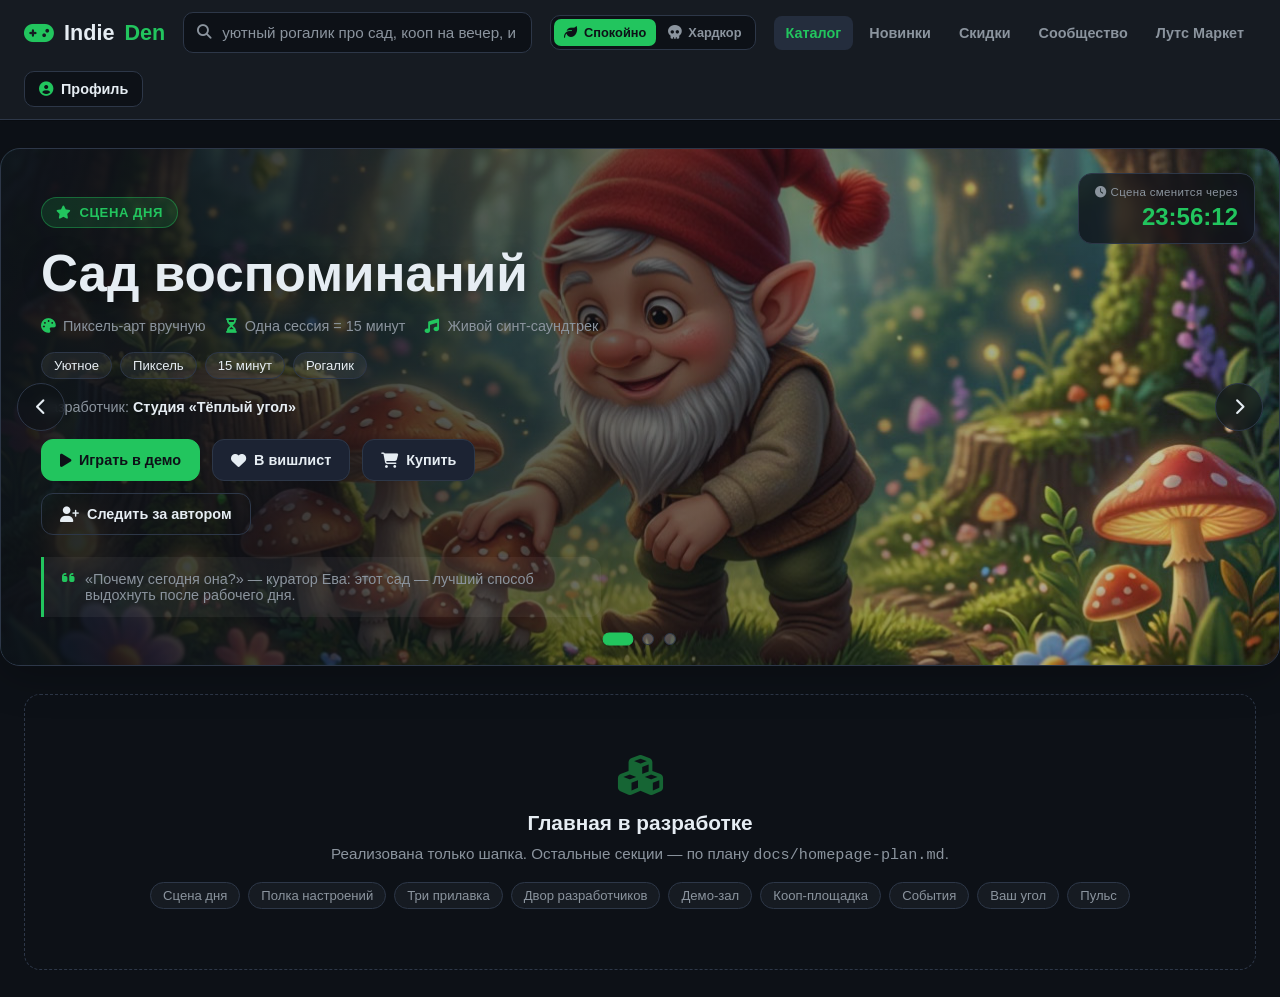
<file: index.html>
<!DOCTYPE html>
<html lang="ru">
<head>
  <meta charset="UTF-8">
  <meta name="viewport" content="width=device-width, initial-scale=1.0">
  <title>Indie Den — магазин инди-игр</title>
  <link rel="stylesheet" href="https://cdnjs.cloudflare.com/ajax/libs/font-awesome/6.5.0/css/all.min.css">
  <link rel="stylesheet" href="css/home.css">
</head>
<body>

  <!-- ===== Шапка-пульт ===== -->
  <header class="site-header">

    <!-- Логотип -->
    <a class="logo" href="index.html">
      <i class="fas fa-gamepad"></i>
      Indie<span class="accent">Den</span>
    </a>

    <!-- Поиск, который понимает фразы -->
    <div class="search-box">
      <i class="fas fa-search"></i>
      <input type="text" id="search" placeholder="уютный рогалик про сад, кооп на вечер, игра на 15 минут..."
             autocomplete="off">
    </div>

    <!-- Переключатель настроения -->
    <div class="mood">
      <div class="mood-group" id="moodCozyHardcore">
        <button class="mood-btn active" data-vibe="cozy" title="Спокойное настроение">
          <i class="fas fa-leaf"></i> Спокойно
        </button>
        <button class="mood-btn" data-vibe="hardcore" title="Хардкорное настроение">
          <i class="fas fa-skull"></i> Хардкор
        </button>
      </div>
    </div>

    <!-- Кнопки меню -->
    <nav class="nav">
      <a href="#" class="active">Каталог</a>
      <a href="#">Новинки</a>
      <a href="#">Скидки</a>
      <a href="#">Сообщество</a>
      <a href="loots-market.html">Лутс Маркет</a>
    </nav>

    <!-- Профиль -->
    <a class="profile" href="#">
      <i class="fas fa-user-circle"></i>
      Профиль
    </a>
  </header>

  <!-- ===== Hero «Сцена дня» — слайдер из трёх сцен ===== -->
  <section class="hero" id="scene-of-the-day">

    <div class="hero-slider">

      <!-- Сцена 1: уютная (пиксель) -->
      <article class="hero-slide hero-slide--garden">
        <div class="hero-bg" aria-hidden="true"></div>
        <div class="hero-content">
          <span class="hero-badge"><i class="fas fa-star"></i> Сцена дня</span>

          <h1 class="hero-title">Сад воспоминаний</h1>

          <div class="hero-facts">
            <span><i class="fas fa-palette"></i> Пиксель-арт вручную</span>
            <span><i class="fas fa-hourglass-half"></i> Одна сессия = 15 минут</span>
            <span><i class="fas fa-music"></i> Живой синт-саундтрек</span>
          </div>

          <div class="hero-tags">
            <span>Уютное</span>
            <span>Пиксель</span>
            <span>15 минут</span>
            <span>Рогалик</span>
          </div>

          <p class="hero-dev">Разработчик: <strong>Студия «Тёплый угол»</strong></p>

          <div class="hero-cta">
            <button class="btn btn-primary"><i class="fas fa-play"></i> Играть в демо</button>
            <button class="btn"><i class="fas fa-heart"></i> В вишлист</button>
            <button class="btn"><i class="fas fa-cart-shopping"></i> Купить</button>
            <button class="btn btn-ghost"><i class="fas fa-user-plus"></i> Следить за автором</button>
          </div>

          <p class="hero-quote">
            <i class="fas fa-quote-left"></i>
            «Почему сегодня она?» — куратор Ева: этот сад — лучший способ выдохнуть после рабочего дня.
          </p>
        </div>
      </article>

      <!-- Сцена 2: хардкор (неон) -->
      <article class="hero-slide hero-slide--neon">
        <div class="hero-bg" aria-hidden="true"></div>
        <div class="hero-content">
          <span class="hero-badge"><i class="fas fa-star"></i> Сцена дня</span>

          <h1 class="hero-title">Неоновая охота</h1>

          <div class="hero-facts">
            <span><i class="fas fa-bolt"></i> 60 FPS кибер-гонки</span>
            <span><i class="fas fa-infinity"></i> Бесконечные дистанции</span>
            <span><i class="fas fa-wave-square"></i> Синт-вейв саундтрек</span>
          </div>

          <div class="hero-tags">
            <span>Хардкор</span>
            <span>Неон</span>
            <span>Гонки</span>
            <span>Экшен</span>
          </div>

          <p class="hero-dev">Разработчик: <strong>Студия «Полночный синдикат»</strong></p>

          <div class="hero-cta">
            <button class="btn btn-primary"><i class="fas fa-play"></i> Играть в демо</button>
            <button class="btn"><i class="fas fa-heart"></i> В вишлист</button>
            <button class="btn"><i class="fas fa-cart-shopping"></i> Купить</button>
            <button class="btn btn-ghost"><i class="fas fa-user-plus"></i> Следить за автором</button>
          </div>

          <p class="hero-quote">
            <i class="fas fa-quote-left"></i>
            «Почему сегодня она?» — куратор Марк: это самый честный адреналин, который можно получить за 15 минут.
          </p>
        </div>
      </article>

      <!-- Сцена 3: хоррор (тьма) -->
      <article class="hero-slide hero-slide--abyss">
        <div class="hero-bg" aria-hidden="true"></div>
        <div class="hero-content">
          <span class="hero-badge"><i class="fas fa-star"></i> Сцена дня</span>

          <h1 class="hero-title">Бездна</h1>

          <div class="hero-facts">
            <span><i class="fas fa-water"></i> Процедурные глубины</span>
            <span><i class="fas fa-lightbulb"></i> Свет — ресурс</span>
            <span><i class="fas fa-headphones"></i> Объёмный 3D-звук</span>
          </div>

          <div class="hero-tags">
            <span>Хоррор</span>
            <span>Тьма</span>
            <span>Рогалик</span>
            <span>Атмосфера</span>
          </div>

          <p class="hero-dev">Разработчик: <strong>Студия «Мёртвый свет»</strong></p>

          <div class="hero-cta">
            <button class="btn btn-primary"><i class="fas fa-play"></i> Играть в демо</button>
            <button class="btn"><i class="fas fa-heart"></i> В вишлист</button>
            <button class="btn"><i class="fas fa-cart-shopping"></i> Купить</button>
            <button class="btn btn-ghost"><i class="fas fa-user-plus"></i> Следить за автором</button>
          </div>

          <p class="hero-quote">
            <i class="fas fa-quote-left"></i>
            «Почему сегодня она?» — куратор Кира: после неё обычная ночь уже не кажется тихой.
          </p>
        </div>
      </article>

    </div>

    <!-- Навигация слайдера -->
    <button class="hero-nav hero-prev" aria-label="Предыдущая сцена">
      <i class="fas fa-chevron-left"></i>
    </button>
    <button class="hero-nav hero-next" aria-label="Следующая сцена">
      <i class="fas fa-chevron-right"></i>
    </button>

    <div class="hero-dots" role="tablist" aria-label="Сцены дня">
      <button class="hero-dot active" aria-label="Сцена 1: Сад воспоминаний"></button>
      <button class="hero-dot" aria-label="Сцена 2: Неоновая охота"></button>
      <button class="hero-dot" aria-label="Сцена 3: Бездна"></button>
    </div>

    <!-- Таймер: сцена сменится в полночь -->
    <div class="hero-timer">
      <span><i class="fas fa-clock"></i> Сцена сменится через</span>
      <strong id="sceneTimer">--:--:--</strong>
    </div>
  </section>

  <!-- ===== Заглушка под остальные секции плана ===== -->
  <main class="main">
    <div class="placeholder">
      <i class="fas fa-cubes"></i>
      <h2>Главная в разработке</h2>
      <p>Реализована только шапка. Остальные секции — по плану <code>docs/homepage-plan.md</code>.</p>
      <div class="tags">
        <span>Сцена дня</span>
        <span>Полка настроений</span>
        <span>Три прилавка</span>
        <span>Двор разработчиков</span>
        <span>Демо-зал</span>
        <span>Кооп-площадка</span>
        <span>События</span>
        <span>Ваш угол</span>
        <span>Пульс</span>
      </div>
    </div>
  </main>

  <script>
    // ==== Переключатель Спокойно / Хардкор (пока только активное состояние) ====
    const vibeBtns = document.querySelectorAll('#moodCozyHardcore .mood-btn');
    vibeBtns.forEach(btn => {
      btn.addEventListener('click', () => {
        vibeBtns.forEach(b => b.classList.remove('active'));
        btn.classList.add('active');
      });
    });

    // ==== Слайдер «Сцена дня»: три сцены ====
    (function () {
      const slider = document.querySelector('.hero-slider');
      const slides = document.querySelectorAll('.hero-slide');
      const dots = document.querySelectorAll('.hero-dot');
      const prevBtn = document.querySelector('.hero-prev');
      const nextBtn = document.querySelector('.hero-next');
      const hero = document.querySelector('#scene-of-the-day');
      const total = slides.length;
      let index = 0;
      let timer = null;

      function goTo(i) {
        index = (i + total) % total; // бесконечная прокрутка
        slider.style.transform = 'translateX(-' + index * 100 + '%)';
        dots.forEach((d, di) => d.classList.toggle('active', di === index));
      }

      function next() { goTo(index + 1); }
      function prev() { goTo(index - 1); }

      // Автопрокрутка
      function startAuto() {
        stopAuto();
        timer = setInterval(next, 6000);
      }
      function stopAuto() {
        if (timer) { clearInterval(timer); timer = null; }
      }

      // Управление
      nextBtn.addEventListener('click', () => { next(); startAuto(); });
      prevBtn.addEventListener('click', () => { prev(); startAuto(); });

      dots.forEach((dot, di) => {
        dot.addEventListener('click', () => { goTo(di); startAuto(); });
      });

      // Пауза при наведении и фокусе
      hero.addEventListener('mouseenter', stopAuto);
      hero.addEventListener('mouseleave', startAuto);
      hero.addEventListener('focusin', stopAuto);
      hero.addEventListener('focusout', startAuto);

      // Клавиатурные стрелки
      document.addEventListener('keydown', (e) => {
        if (e.key === 'ArrowLeft') { prev(); startAuto(); }
        if (e.key === 'ArrowRight') { next(); startAuto(); }
      });

      goTo(0);
      startAuto();
    })();

    // ==== Таймер Hero: сколько осталось до полуночи (смена сцены) ====
    const timerEl = document.getElementById('sceneTimer');
    function pad(n) { return String(n).padStart(2, '0'); }
    function updateSceneTimer() {
      const now = new Date();
      const midnight = new Date(now);
      midnight.setHours(24, 0, 0, 0);
      let diff = Math.max(0, midnight - now);
      const h = Math.floor(diff / 3600000);
      diff -= h * 3600000;
      const m = Math.floor(diff / 60000);
      diff -= m * 60000;
      const s = Math.floor(diff / 1000);
      timerEl.textContent = pad(h) + ':' + pad(m) + ':' + pad(s);
    }
    updateSceneTimer();
    setInterval(updateSceneTimer, 1000);
  </script>
</body>
</html>
</file>
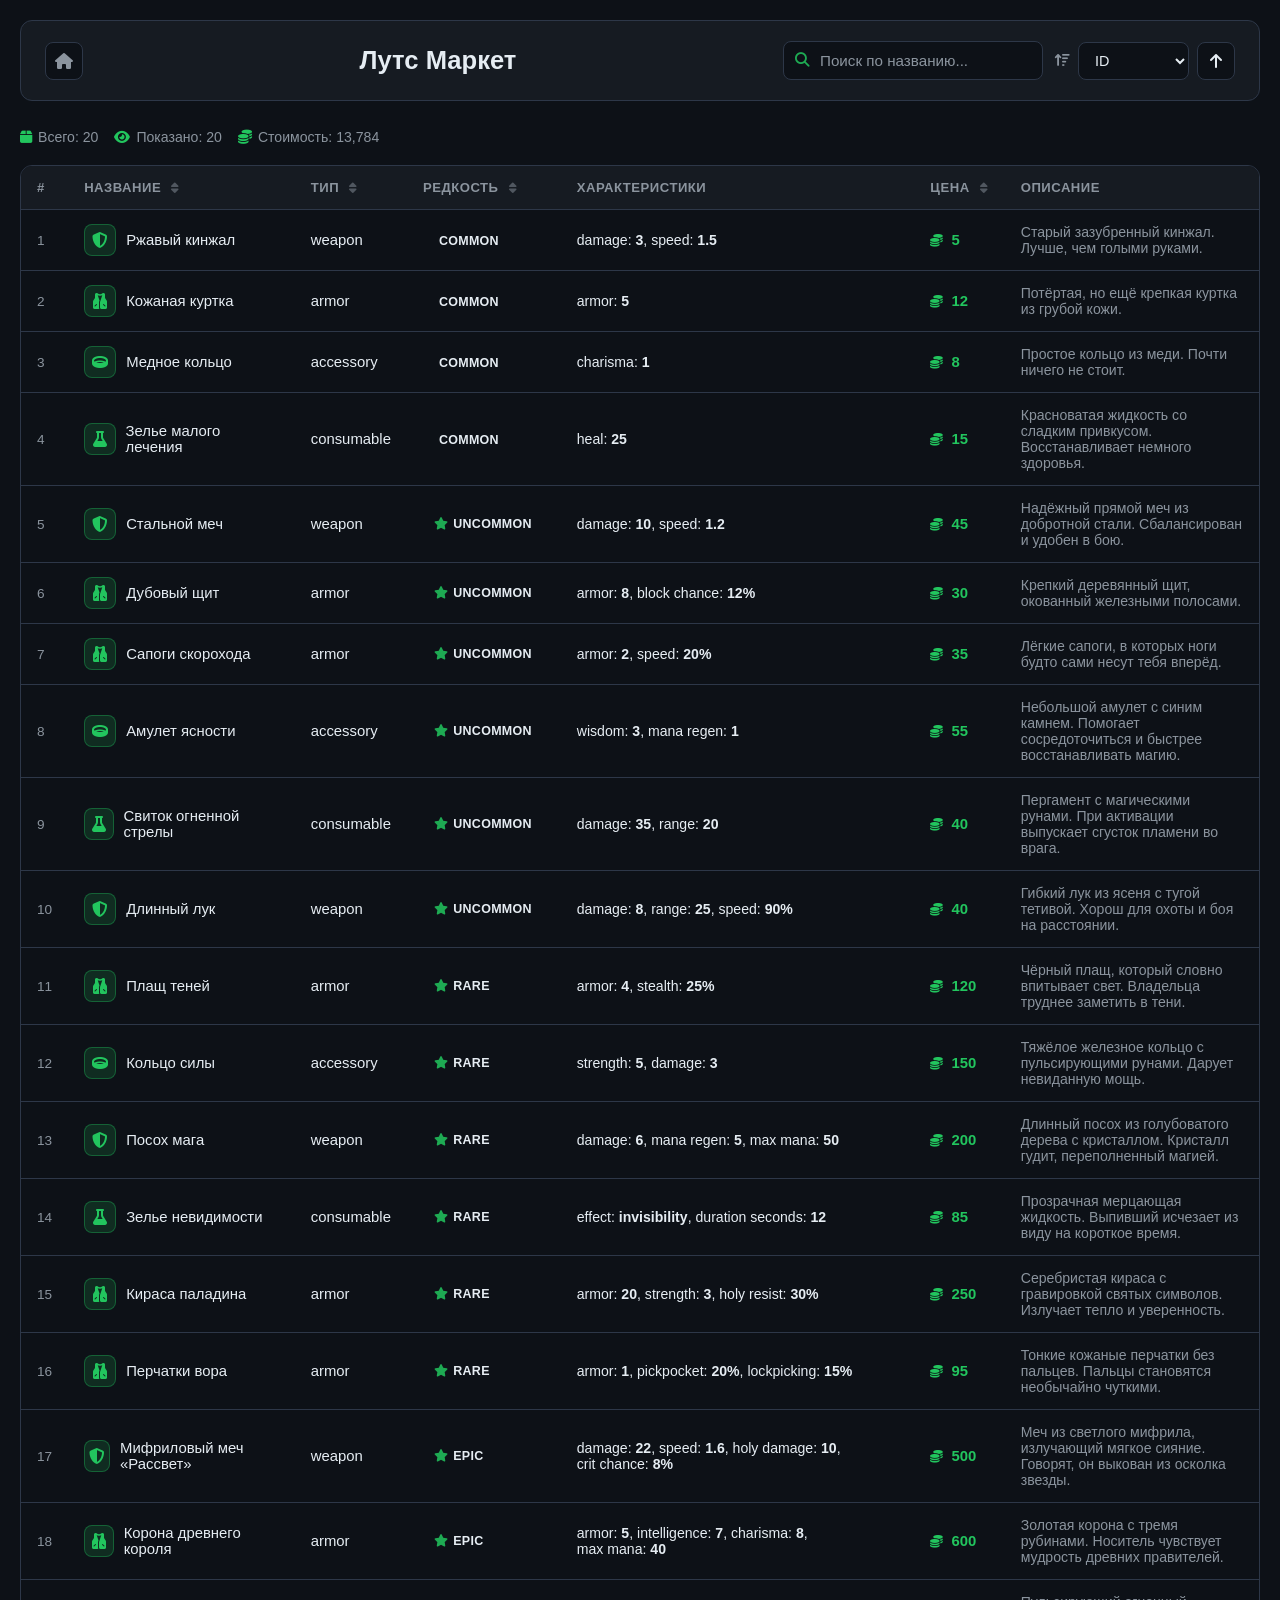
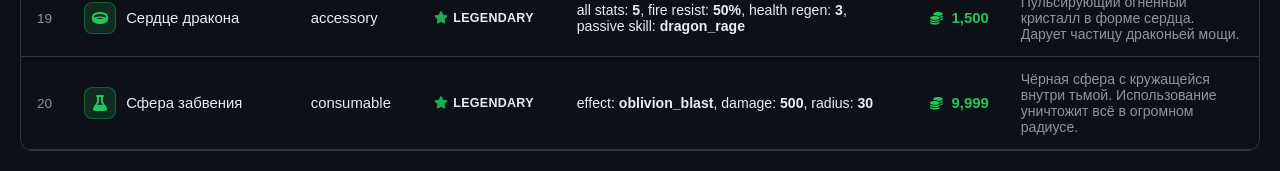
<file: loots-market.html>
<!DOCTYPE html>
<html lang="ru">
<head>
<meta charset="UTF-8">
<meta name="viewport" content="width=device-width, initial-scale=1.0">
<title>Лутс Маркет</title>
<link rel="stylesheet" href="https://cdnjs.cloudflare.com/ajax/libs/font-awesome/6.5.0/css/all.min.css">
<link rel="stylesheet" href="css/loots-market.css">

</head>
<body>
<div class="container">
<header>
<a class="home-link" href="index.html" title="На главную"><i class="fas fa-home"></i></a>
<h1><i class="fas fa-chest"></i> Лутс Маркет</h1>
<div class="hdr">
<div class="sw">
<i class="fas fa-search"></i>
<input type="text" id="s" placeholder="Поиск по названию..." autocomplete="off">
</div>
<div class="sg">
<label for="sl"><i class="fas fa-arrow-up-wide-short"></i></label>
<select id="sl">
<option value="id">ID</option>
<option value="name">Название</option>
<option value="rarity">Редкость</option>
<option value="type">Тип</option>
<option value="value">Цена</option>
</select>
<button class="sb" id="sd" title="Изменить направление"><i class="fas fa-arrow-up"></i></button>
</div>
</div>
</header>
<div class="st" id="stb"></div>
<div class="tw">
<table>
<thead><tr>
<th>#</th>
<th class="s" data-f="name">Название <i class="fas fa-sort"></i></th>
<th class="s" data-f="type">Тип <i class="fas fa-sort"></i></th>
<th class="s" data-f="rarity">Редкость <i class="fas fa-sort"></i></th>
<th>Характеристики</th>
<th class="s" data-f="value">Цена <i class="fas fa-sort"></i></th>
<th>Описание</th>
</tr></thead>
<tbody id="tb"></tbody>
</table>
</div>
</div>

<script>
!function(){
let a=[],f=[],sf='id',sd='asc',st='';
const ro={common:0,uncommon:1,rare:2,epic:3,legendary:4};
const rl={common:'Common',uncommon:'Uncommon',rare:'Rare',epic:'Epic',legendary:'Legendary'};
const ti={weapon:'fa-shield-halved',armor:'fa-vest',accessory:'fa-ring',consumable:'fa-flask'};

function ri(d){
const rc=d.rarity;
const se=Object.entries(d.stats||{});
let ss=se.length?se.map(([k,v])=>{
let vl=v;if(typeof v==='number'&&v<1)vl=Math.round(v*100)+'%';
return `<span style="white-space:nowrap">${k.replace(/_/g,' ')}: <strong>${vl}</strong></span>`;
}).join(', '):'<span style="color:var(--text2);font-size:.85rem">—</span>';
return `<tr>
<td style="color:var(--text2);font-size:.85rem">${d.id}</td>
<td><div class="nc"><span class="ti"><i class="fas ${ti[d.type]||'fa-question'}"></i></span>${d.name}</div></td>
<td>${d.type}</td>
<td><span class="rb ${rc}"><i class="fas fa-star${rc==='common'?'-o':''}"></i> ${rl[rc]||rc}</span></td>
<td style="font-size:.88rem">${ss}</td>
<td class="vc"><i class="fas fa-coins"></i> ${d.value.toLocaleString()}</td>
<td class="dc">${d.description||''}</td>
</tr>`;
}

function u(){
const t=st.toLowerCase().trim();
f=a.filter(d=>d.name.toLowerCase().includes(t));
const m=sd==='asc'?1:-1;
f.sort((a,b)=>{
let va,vb;
switch(sf){
case'name':va=a.name.toLowerCase();vb=b.name.toLowerCase();return va<vb?-m:va>vb?m:0;
case'type':va=a.type;vb=b.type;return va<vb?-m:va>vb?m:0;
case'rarity':return((ro[a.rarity]??0)-(ro[b.rarity]??0))*m;
case'value':return(a.value-b.value)*m;
default:return(a.id-b.id)*m;
}
});
const tb=document.getElementById('tb');
if(!f.length){
tb.innerHTML=`<tr><td colspan="7"><div class="em"><i class="fas fa-search-minus"></i><p>Ничего не найдено по запросу «${st}»</p></div></td></tr>`;
}else{
tb.innerHTML=f.map(ri).join('');
}
document.getElementById('stb').innerHTML=
`<span><i class="fas fa-box"></i> Всего: ${a.length}</span>`+
`<span><i class="fas fa-eye"></i> Показано: ${f.length}</span>`+
`<span><i class="fas fa-coins"></i> Стоимость: ${a.reduce((s,i)=>s+i.value,0).toLocaleString()}</span>`;
document.querySelectorAll('th.s').forEach(th=>{
const fi=th.dataset.f;th.classList.toggle('active',fi===sf);
const ic=th.querySelector('i');
if(ic)ic.className=fi===sf?'fas fa-sort-'+(sd==='asc'?'up':'down'):'fas fa-sort';
});
}

document.getElementById('s').addEventListener('input',function(){st=this.value;u()});
document.getElementById('sl').addEventListener('change',function(){sf=this.value;u()});
document.getElementById('sd').addEventListener('click',function(){
sd=sd==='asc'?'desc':'asc';
this.querySelector('i').className='fas fa-arrow-'+(sd==='asc'?'up':'down');
u();
});
document.querySelectorAll('th.s').forEach(th=>{
th.addEventListener('click',function(){
const fi=this.dataset.f;
if(fi===sf){sd=sd==='asc'?'desc':'asc';}else{sf=fi;sd='asc';}
document.getElementById('sl').value=sf;
const btn=document.getElementById('sd');
btn.querySelector('i').className='fas fa-arrow-'+(sd==='asc'?'up':'down');
u();
});
});

fetch('data/loot_items.json').then(r=>r.json()).then(j=>{a=j.items;u()}).catch(()=>{
document.getElementById('tb').innerHTML=`<tr><td colspan="7"><div class="em"><i class="fas fa-exclamation-triangle"></i><p>Не удалось загрузить loot_items.json</p></div></td></tr>`;
});
}();
</script>
</body>
</html>
</file>
<file: css/home.css>
/* ===== Reset & Base ===== */
*, *::before, *::after { box-sizing: border-box; margin: 0; padding: 0; }

:root {
  --bg: #0d1117;
  --bg2: #161b22;
  --bg3: #1c2333;
  --hover: #242d3d;
  --border: #2d3748;
  --text: #e6edf3;
  --text2: #8b949e;
  --accent: #22c55e;
  --adim: #166534;
  --glow: rgba(34, 197, 94, .15);
}

body {
  font-family: -apple-system, BlinkMacSystemFont, 'Segoe UI', Roboto, sans-serif;
  background: var(--bg);
  color: var(--text);
  min-height: 100vh;
  transition: background .3s, color .3s;
}

/* ===== Шапка-пульт ===== */
.site-header {
  position: sticky;
  top: 0;
  z-index: 100;
  display: flex;
  flex-wrap: wrap;
  align-items: center;
  gap: 18px;
  padding: 12px 24px;
  background: var(--bg2);
  border-bottom: 1px solid var(--border);
  box-shadow: 0 1px 0 rgba(0, 0, 0, .2);
}

/* Логотип */
.logo {
  display: flex;
  align-items: center;
  gap: 10px;
  font-size: 1.35rem;
  font-weight: 800;
  color: var(--text);
  text-decoration: none;
  white-space: nowrap;
}

.logo i {
  color: var(--accent);
  font-size: 1.5rem;
}

.logo .accent { color: var(--accent); }

/* Поиск */
.search-box {
  position: relative;
  flex: 1 1 280px;
  min-width: 220px;
  display: flex;
  align-items: center;
}

.search-box i {
  position: absolute;
  left: 14px;
  color: var(--text2);
  font-size: .9rem;
  pointer-events: none;
}

.search-box input {
  width: 100%;
  padding: 11px 14px 11px 38px;
  background: var(--bg);
  border: 1px solid var(--border);
  border-radius: 10px;
  color: var(--text);
  font-size: .95rem;
  outline: none;
  transition: border-color .2s, box-shadow .2s;
}

.search-box input:focus {
  border-color: var(--accent);
  box-shadow: 0 0 0 3px var(--glow);
}

.search-box input::placeholder { color: var(--text2); }

/* Переключатель настроения */
.mood {
  display: flex;
  flex-direction: column;
  gap: 6px;
}

.mood-group {
  display: flex;
  background: var(--bg);
  border: 1px solid var(--border);
  border-radius: 10px;
  padding: 3px;
  gap: 2px;
}

.mood-btn {
  display: inline-flex;
  align-items: center;
  gap: 6px;
  padding: 6px 10px;
  background: transparent;
  border: none;
  border-radius: 7px;
  color: var(--text2);
  font-size: .8rem;
  font-weight: 600;
  cursor: pointer;
  transition: background .2s, color .2s;
  white-space: nowrap;
}

.mood-btn i { font-size: .85rem; }

.mood-btn:hover { color: var(--text); }

.mood-btn.active {
  background: var(--accent);
  color: #0d1117;
}

/* Кнопки меню */
.nav {
  display: flex;
  flex-wrap: wrap;
  align-items: center;
  gap: 4px;
}

.nav a {
  padding: 9px 12px;
  border-radius: 8px;
  color: var(--text2);
  font-size: .9rem;
  font-weight: 600;
  text-decoration: none;
  transition: background .2s, color .2s;
  white-space: nowrap;
}

.nav a:hover,
.nav a.active {
  background: var(--hover);
  color: var(--accent);
}

/* Профиль */
.profile {
  display: inline-flex;
  align-items: center;
  gap: 8px;
  padding: 9px 14px;
  background: var(--bg);
  border: 1px solid var(--border);
  border-radius: 10px;
  color: var(--text);
  font-size: .9rem;
  font-weight: 600;
  text-decoration: none;
  transition: border-color .2s, color .2s;
  white-space: nowrap;
}

.profile i { color: var(--accent); }

.profile:hover { border-color: var(--accent); }

/* ===== Hero «Сцена дня» — слайдер ===== */
.hero {
  position: relative;
  min-height: 460px;
  margin: 28px auto 0;
  max-width: 1400px;
  padding: 0;
  border-radius: 20px;
  overflow: hidden;
  background: var(--bg2);
  border: 1px solid var(--border);
  box-shadow: 0 10px 40px rgba(0, 0, 0, .25);
}

/* Лента слайдов */
.hero-slider {
  position: relative;
  display: flex;
  align-items: stretch;
  min-height: 460px;
  transition: transform .6s cubic-bezier(.4, 0, .2, 1);
}

/* Отдельный слайд */
.hero-slide {
  position: relative;
  flex: 0 0 100%;
  display: flex;
  flex-direction: column;
  justify-content: center;
  min-height: 460px;
  padding: 48px 40px;
  overflow: hidden;
}

/* Фон слайда: по умолчанию тёмный градиент. */
.hero-bg {
  position: absolute;
  inset: 0;
  z-index: 0;
  background: radial-gradient(circle at 30% 30%, #1c2333, #0d1117 70%);
}

/* Сцена 1 — «Сад воспоминаний»: картинка «gnom.jpeg» (1280×768). */
.hero-slide--garden .hero-bg {
  background: url('../images/gnom.jpeg') center / cover no-repeat;
}

/* Сцена 2 — «Неоновая охота»: неоновый градиент. */
.hero-slide--neon .hero-bg {
  background:
    radial-gradient(circle at 75% 40%, rgba(236, 72, 153, .45), transparent 55%),
    radial-gradient(circle at 20% 80%, rgba(59, 130, 246, .4), transparent 55%),
    linear-gradient(120deg, #0d1117 0%, #1a1030 60%, #0d1117 100%);
}

/* Сцена 3 — «Бездна»: тёмный глубокий градиент. */
.hero-slide--abyss .hero-bg {
  background:
    radial-gradient(circle at 50% 110%, rgba(88, 28, 135, .55), transparent 60%),
    linear-gradient(180deg, #05070c 0%, #0d1117 55%, #140a1f 100%);
}

/* Затемнение поверх фона (усиливается в сценах 2 и 3). */
.hero-bg::after {
  content: '';
  position: absolute;
  inset: 0;
  background: linear-gradient(90deg, rgba(13, 17, 23, .92) 0%, rgba(13, 17, 23, .65) 45%, rgba(13, 17, 23, .15) 100%);
}

.hero-slide--neon .hero-bg::after,
.hero-slide--abyss .hero-bg::after {
  background: linear-gradient(90deg, rgba(13, 17, 23, .95) 0%, rgba(13, 17, 23, .7) 55%, rgba(13, 17, 23, .25) 100%);
}

.hero-content {
  position: relative;
  z-index: 1;
  max-width: 640px;
}

.hero-badge {
  display: inline-flex;
  align-items: center;
  gap: 8px;
  padding: 7px 14px;
  margin-bottom: 18px;
  background: rgba(34, 197, 94, .15);
  border: 1px solid rgba(34, 197, 94, .4);
  border-radius: 20px;
  color: var(--accent);
  font-size: .82rem;
  font-weight: 700;
  letter-spacing: .04em;
  text-transform: uppercase;
}

.hero-title {
  font-size: clamp(2rem, 5vw, 3.2rem);
  font-weight: 900;
  line-height: 1.1;
  margin-bottom: 16px;
  color: var(--text);
  text-shadow: 0 2px 20px rgba(0, 0, 0, .4);
}

.hero-facts {
  display: flex;
  flex-wrap: wrap;
  gap: 8px 20px;
  margin-bottom: 18px;
  font-size: .9rem;
  color: var(--text2);
}

.hero-facts span {
  display: inline-flex;
  align-items: center;
  gap: 8px;
}

.hero-facts i { color: var(--accent); }

.hero-tags {
  display: flex;
  flex-wrap: wrap;
  gap: 8px;
  margin-bottom: 20px;
}

.hero-tags span {
  padding: 5px 12px;
  background: rgba(255, 255, 255, .06);
  border: 1px solid var(--border);
  border-radius: 20px;
  font-size: .82rem;
  color: var(--text);
}

.hero-dev {
  font-size: .9rem;
  color: var(--text2);
  margin-bottom: 24px;
}

.hero-dev strong { color: var(--text); }

.hero-cta {
  display: flex;
  flex-wrap: wrap;
  gap: 12px;
  margin-bottom: 22px;
}

.hero-cta .btn {
  display: inline-flex;
  align-items: center;
  gap: 8px;
  padding: 12px 18px;
  border-radius: 12px;
  border: 1px solid var(--border);
  background: var(--bg3);
  color: var(--text);
  font-size: .9rem;
  font-weight: 700;
  cursor: pointer;
  transition: transform .15s, border-color .2s, background .2s, color .2s;
}

.hero-cta .btn:hover { transform: translateY(-2px); border-color: var(--accent); }

.hero-cta .btn i { font-size: .95rem; }

.hero-cta .btn-primary {
  background: var(--accent);
  border-color: var(--accent);
  color: #0d1117;
}

.hero-cta .btn-primary:hover {
  background: var(--accent);
  box-shadow: 0 6px 20px var(--glow);
}

.hero-cta .btn-ghost { background: transparent; }

.hero-quote {
  display: flex;
  gap: 10px;
  align-items: flex-start;
  padding: 14px 18px;
  background: rgba(255, 255, 255, .05);
  border-left: 3px solid var(--accent);
  border-radius: 0 12px 12px 0;
  font-size: .9rem;
  color: var(--text2);
  max-width: 560px;
}

.hero-quote i { color: var(--accent); }

/* Таймер */
.hero-timer {
  position: absolute;
  top: 24px;
  right: 24px;
  z-index: 2;
  display: flex;
  flex-direction: column;
  align-items: flex-end;
  gap: 4px;
  padding: 12px 16px;
  background: rgba(13, 17, 23, .7);
  border: 1px solid var(--border);
  border-radius: 14px;
  backdrop-filter: blur(6px);
}

.hero-timer span {
  font-size: .72rem;
  color: var(--text2);
  letter-spacing: .03em;
}

.hero-timer strong {
  font-size: 1.5rem;
  font-variant-numeric: tabular-nums;
  color: var(--accent);
  font-weight: 800;
}

/* ===== Навигация слайдера (стрелки) ===== */
.hero-nav {
  position: absolute;
  top: 50%;
  transform: translateY(-50%);
  z-index: 3;
  width: 48px;
  height: 48px;
  display: flex;
  align-items: center;
  justify-content: center;
  background: rgba(13, 17, 23, .6);
  border: 1px solid var(--border);
  border-radius: 50%;
  color: var(--text);
  font-size: 1.05rem;
  cursor: pointer;
  backdrop-filter: blur(6px);
  transition: background .2s, border-color .2s, color .2s, transform .15s;
}

.hero-nav:hover {
  background: var(--accent);
  border-color: var(--accent);
  color: #0d1117;
}

.hero-nav:active { transform: translateY(-50%) scale(.92); }

.hero-prev { left: 16px; }
.hero-next { right: 16px; }

/* ===== Индикаторы-точки ===== */
.hero-dots {
  position: absolute;
  left: 50%;
  bottom: 20px;
  transform: translateX(-50%);
  z-index: 3;
  display: flex;
  gap: 10px;
}

.hero-dot {
  width: 12px;
  height: 12px;
  border-radius: 50%;
  background: rgba(255, 255, 255, .25);
  border: 1px solid var(--border);
  cursor: pointer;
  transition: background .2s, transform .2s, width .2s;
}

.hero-dot:hover { background: rgba(255, 255, 255, .5); }

.hero-dot.active {
  background: var(--accent);
  border-color: var(--accent);
  width: 28px;
  border-radius: 8px;
  transform: scale(1.1);
}

/* ===== Responsive Hero ===== */
@media (max-width: 760px) {
  .hero { min-height: 0; padding: 0; }
  .hero-slider { min-height: 0; }
  .hero-slide { min-height: 0; padding: 32px 20px 56px; }
  .hero-timer { position: static; align-items: flex-start; margin-top: 18px; }
  .hero-cta .btn { flex: 1 1 auto; justify-content: center; }
  .hero-nav { width: 40px; height: 40px; }
  .hero-prev { left: 10px; }
  .hero-next { right: 10px; }
  .hero-dots { bottom: 12px; }
}

/* ===== Заглушка остальных секций ===== */
.main {
  max-width: 1400px;
  margin: 0 auto;
  padding: 28px 24px;
}

.placeholder {
  text-align: center;
  padding: 60px 20px;
  color: var(--text2);
  border: 1px dashed var(--border);
  border-radius: 16px;
}

.placeholder i {
  font-size: 2.5rem;
  color: var(--adim);
  margin-bottom: 16px;
}

.placeholder h2 {
  font-size: 1.3rem;
  color: var(--text);
  margin-bottom: 10px;
}

.placeholder p { font-size: .95rem; }

.placeholder .tags {
  display: flex;
  flex-wrap: wrap;
  justify-content: center;
  gap: 8px;
  margin-top: 18px;
}

.placeholder .tags span {
  padding: 5px 12px;
  background: var(--bg2);
  border: 1px solid var(--border);
  border-radius: 20px;
  font-size: .82rem;
  color: var(--text2);
}

/* ===== Responsive ===== */
@media (max-width: 1000px) {
  .site-header { gap: 12px; padding: 12px 16px; }
  .nav a { padding: 8px 10px; font-size: .85rem; }
}

@media (max-width: 760px) {
  .site-header { flex-direction: column; align-items: stretch; }
  .search-box { flex: none; }
  .mood { flex-direction: row; flex-wrap: wrap; }
  .nav { justify-content: center; }
  .profile { justify-content: center; }
}
</file>
<file: css/loots-market.css>
/* ===== Reset & Base ===== */
*, *::before, *::after { box-sizing: border-box; margin: 0; padding: 0; }

:root {
  --bg: #0d1117;
  --bg2: #161b22;
  --bg3: #1c2333;
  --hover: #242d3d;
  --border: #2d3748;
  --text: #e6edf3;
  --text2: #8b949e;
  --accent: #22c55e;
  --adim: #166534;
  --glow: rgba(34, 197, 94, .15);
  --c: #9ca3af;
  --u: #22c55e;
  --r: #3b82f6;
  --e: #a855f7;
  --l: #f59e0b;
}

body {
  font-family: -apple-system, BlinkMacSystemFont, 'Segoe UI', Roboto, sans-serif;
  background: var(--bg);
  color: var(--text);
  min-height: 100vh;
  padding: 20px;
}

.container { max-width: 1400px; margin: 0 auto; }

/* ===== Header ===== */
header {
  display: flex;
  flex-wrap: wrap;
  align-items: center;
  justify-content: space-between;
  gap: 16px;
  margin-bottom: 28px;
  padding: 20px 24px;
  background: var(--bg2);
  border: 1px solid var(--border);
  border-radius: 12px;
}

header h1 { font-size: 1.6rem; font-weight: 700; display: flex; align-items: center; gap: 10px; }
header h1 i { color: var(--accent); }

.home-link {
  display: inline-flex;
  align-items: center;
  justify-content: center;
  width: 38px;
  height: 38px;
  border-radius: 8px;
  background: var(--bg);
  border: 1px solid var(--border);
  color: var(--text2);
  font-size: 1rem;
  text-decoration: none;
  transition: border-color .2s, color .2s;
}
.home-link:hover { border-color: var(--accent); color: var(--accent); }

.hdr { display: flex; flex-wrap: wrap; align-items: center; gap: 12px; }

/* ===== Search ===== */
.sw { position: relative; display: flex; align-items: center; }
.sw i { position: absolute; left: 12px; color: var(--accent); font-size: .9rem; pointer-events: none; opacity: .85; }
.sw input { padding: 10px 14px 10px 36px; background: var(--bg); border: 1px solid var(--border); border-radius: 8px; color: var(--text); font-size: .95rem; width: 260px; outline: none; transition: border-color .2s, box-shadow .2s; }
.sw input:focus { border-color: var(--accent); box-shadow: 0 0 0 3px var(--glow); }
.sw input::placeholder { color: var(--text2); }

/* ===== Sort ===== */
.sg { display: flex; align-items: center; gap: 8px; }
.sg label { font-size: .85rem; color: var(--text2); white-space: nowrap; }
.sg select { padding: 9px 12px; background: var(--bg); border: 1px solid var(--border); border-radius: 8px; color: var(--text); font-size: .9rem; cursor: pointer; outline: none; transition: border-color .2s; }
.sg select:focus { border-color: var(--accent); }

.sb { background: var(--bg); border: 1px solid var(--border); border-radius: 8px; color: var(--text); width: 38px; height: 38px; display: flex; align-items: center; justify-content: center; cursor: pointer; font-size: 1rem; transition: border-color .2s, color .2s; }
.sb:hover, .sb.active { border-color: var(--accent); color: var(--accent); }

/* ===== Stats ===== */
.st { display: flex; flex-wrap: wrap; gap: 16px; margin-bottom: 20px; font-size: .88rem; color: var(--text2); }
.st span { display: flex; align-items: center; gap: 6px; }
.st i { color: var(--accent); }

/* ===== Table ===== */
.tw { overflow-x: auto; border-radius: 12px; border: 1px solid var(--border); }
table { width: 100%; border-collapse: collapse; min-width: 700px; }
thead { position: sticky; top: 0; z-index: 2; }

th { padding: 14px 16px; text-align: left; font-size: .82rem; font-weight: 600; text-transform: uppercase; letter-spacing: .5px; color: var(--text2); background: var(--bg2); border-bottom: 1px solid var(--border); white-space: nowrap; }
th.s { cursor: pointer; user-select: none; transition: color .2s; }
th.s:hover { color: var(--accent); }
th.s i { margin-left: 6px; font-size: .75rem; opacity: .5; }
th.s.active i { opacity: 1; color: var(--accent); }

td { padding: 14px 16px; border-bottom: 1px solid var(--border); font-size: .93rem; vertical-align: middle; }
tr { transition: background .15s; }
tbody tr:hover { background: var(--hover); }

/* ===== Rarity badge ===== */
.rb { display: inline-flex; align-items: center; gap: 5px; padding: 3px 10px; border-radius: 20px; font-size: .78rem; font-weight: 600; text-transform: uppercase; letter-spacing: .3px; border: 1px solid transparent; }
.rb.c  { color: var(--c); border-color: var(--c); background: rgba(156, 163, 175, .08); }
.rb.u  { color: var(--u); border-color: var(--u); background: rgba(34, 197, 94, .08); }
.rb.ra { color: var(--r); border-color: var(--r); background: rgba(59, 130, 246, .08); }
.rb.e  { color: var(--e); border-color: var(--e); background: rgba(168, 85, 247, .08); }
.rb.l  { color: var(--l); border-color: var(--l); background: rgba(245, 158, 11, .08); animation: lg 2s ease-in-out infinite; }

@keyframes lg {
  0%, 100% { box-shadow: 0 0 4px rgba(245, 158, 11, .2); }
  50% { box-shadow: 0 0 12px rgba(245, 158, 11, .4); }
}

/* ===== Type icon ===== */
.ti { display: inline-flex; align-items: center; justify-content: center; width: 32px; height: 32px; border-radius: 8px; font-size: 1rem; color: var(--accent); background: var(--glow); border: 1px solid rgba(34, 197, 94, .35); transition: background .2s, box-shadow .2s, transform .2s; }
tbody tr:hover .ti { background: rgba(34, 197, 94, .22); box-shadow: 0 0 10px var(--glow); transform: scale(1.05); }

.rb i { color: var(--accent); opacity: .85; }

/* ===== Value ===== */
.vc { font-weight: 600; color: var(--accent); white-space: nowrap; }
.vc i { margin-right: 4px; font-size: .8rem; color: var(--accent); }

/* ===== Description & name ===== */
.dc { color: var(--text2); font-size: .88rem; max-width: 340px; }
.nc { display: flex; align-items: center; gap: 10px; font-weight: 500; }

/* ===== Empty state ===== */
.em { text-align: center; padding: 60px 20px; color: var(--text2); }
.em i { font-size: 2.5rem; margin-bottom: 16px; color: var(--adim); }
.em p { font-size: 1.05rem; }

/* ===== Responsive ===== */
@media (max-width: 900px) {
  body { padding: 12px; }
  header { flex-direction: column; align-items: stretch; }
  header h1 { font-size: 1.3rem; }
  .hdr { flex-direction: column; }
  .sw input { width: 100%; }
  .sg { width: 100%; }
  .sg select { flex: 1; }
  .st { flex-direction: column; gap: 6px; }
  .dc { max-width: 200px; }
}

@media (max-width: 600px) {
  th, td { padding: 10px; font-size: .82rem; }
  .dc { max-width: 140px; }
  .rb { font-size: .7rem; padding: 2px 8px; }
}
</file>
